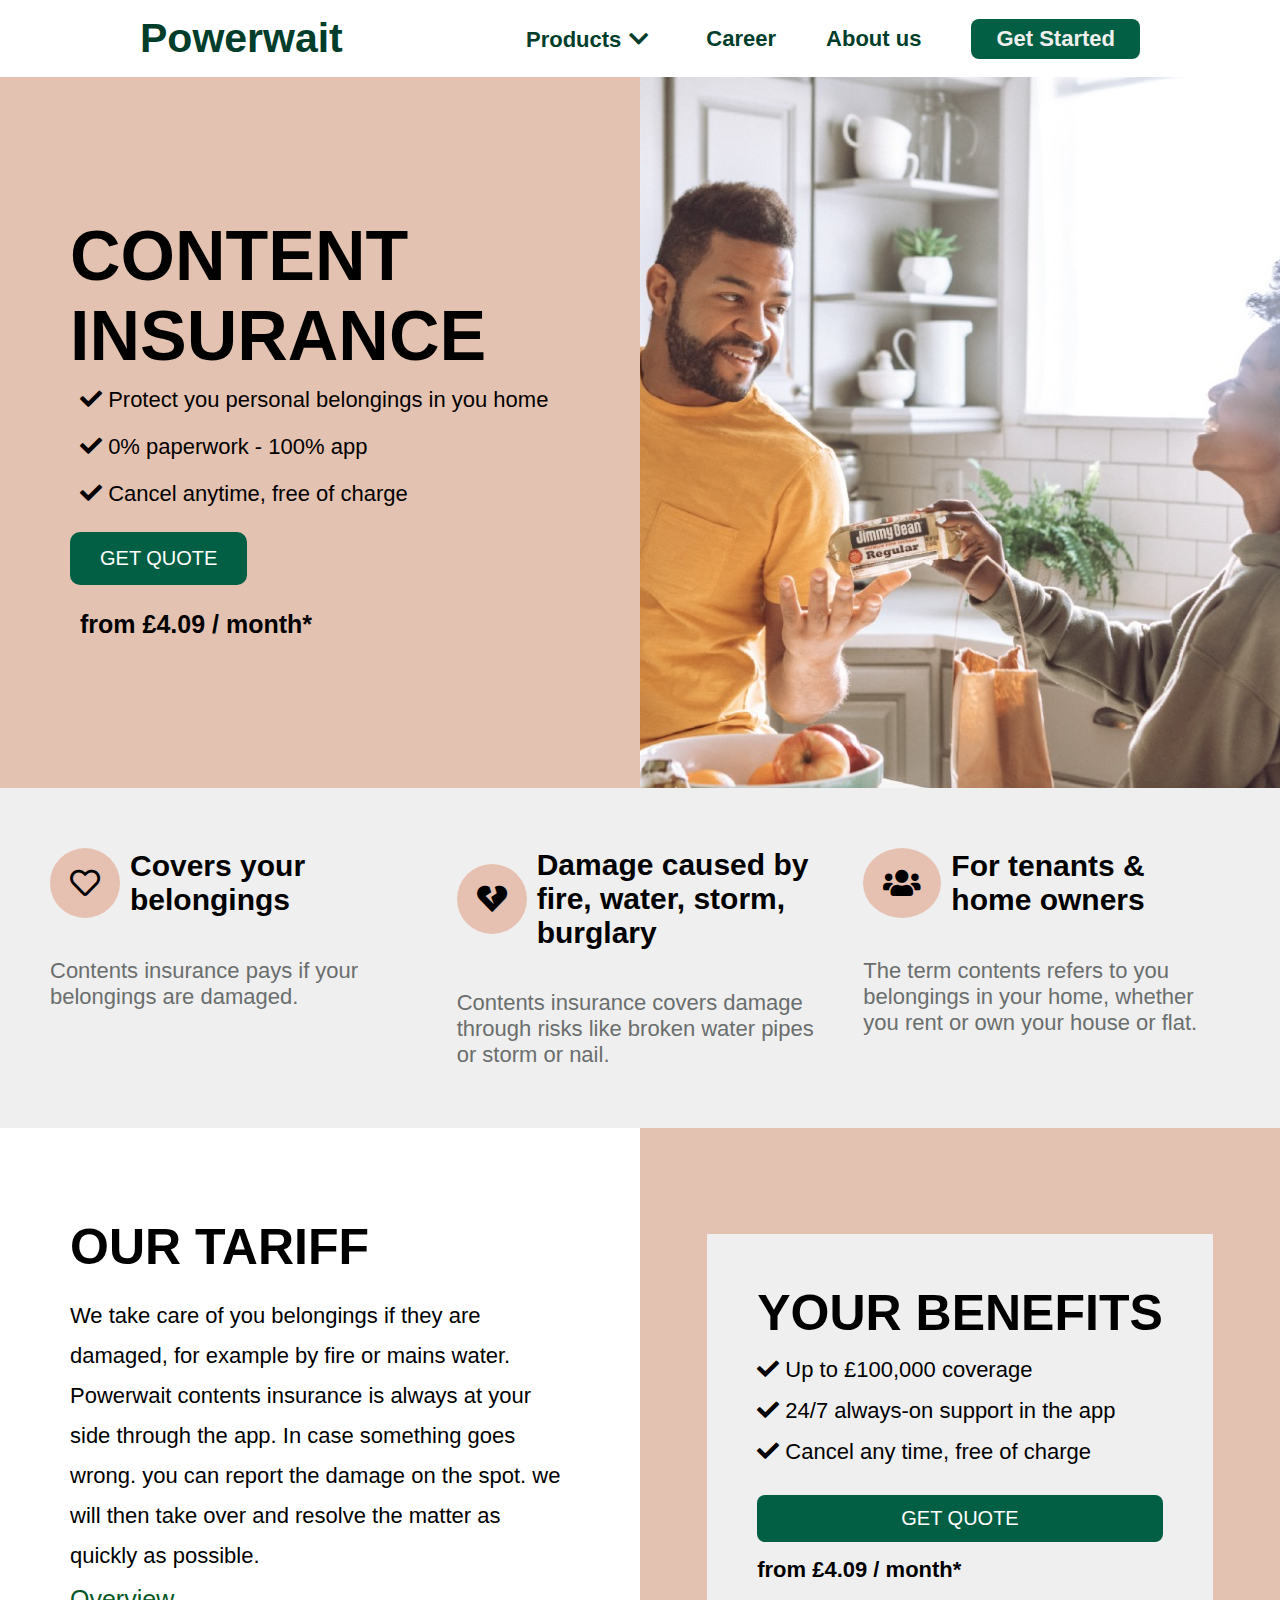
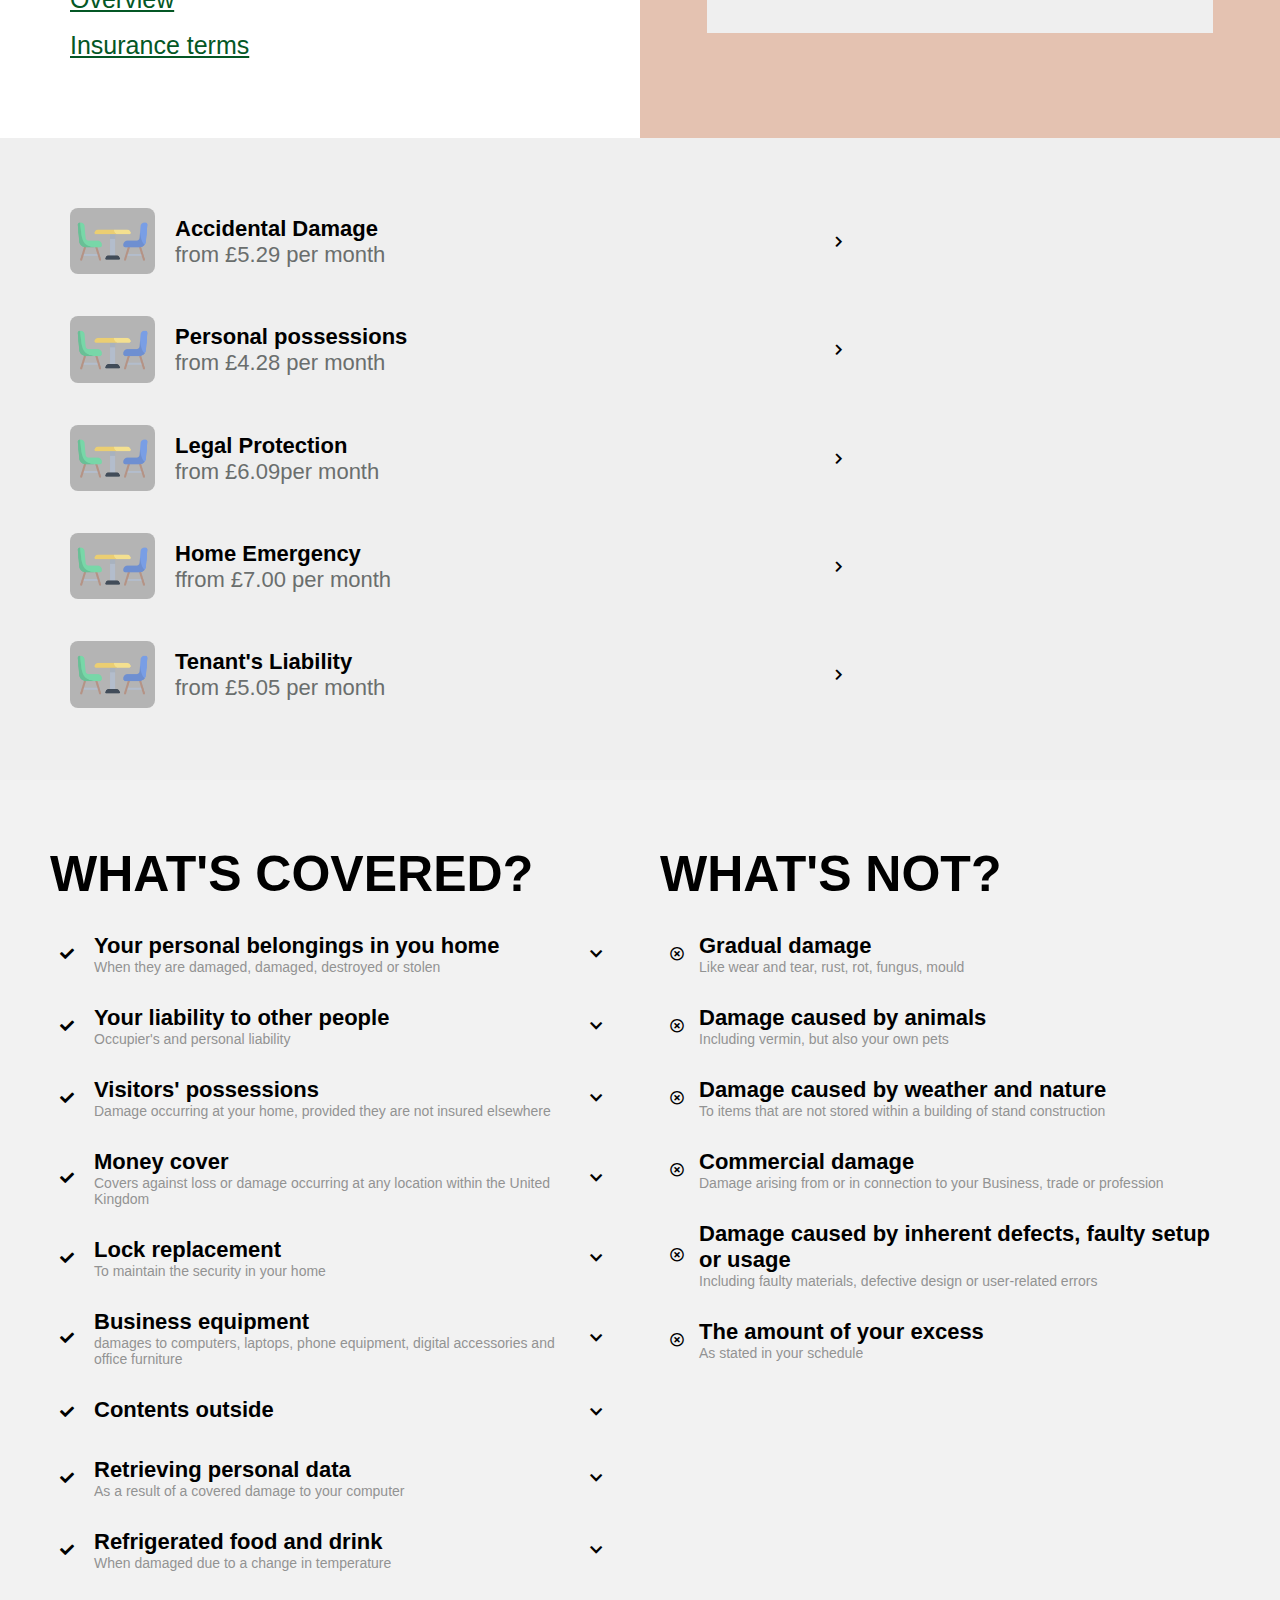
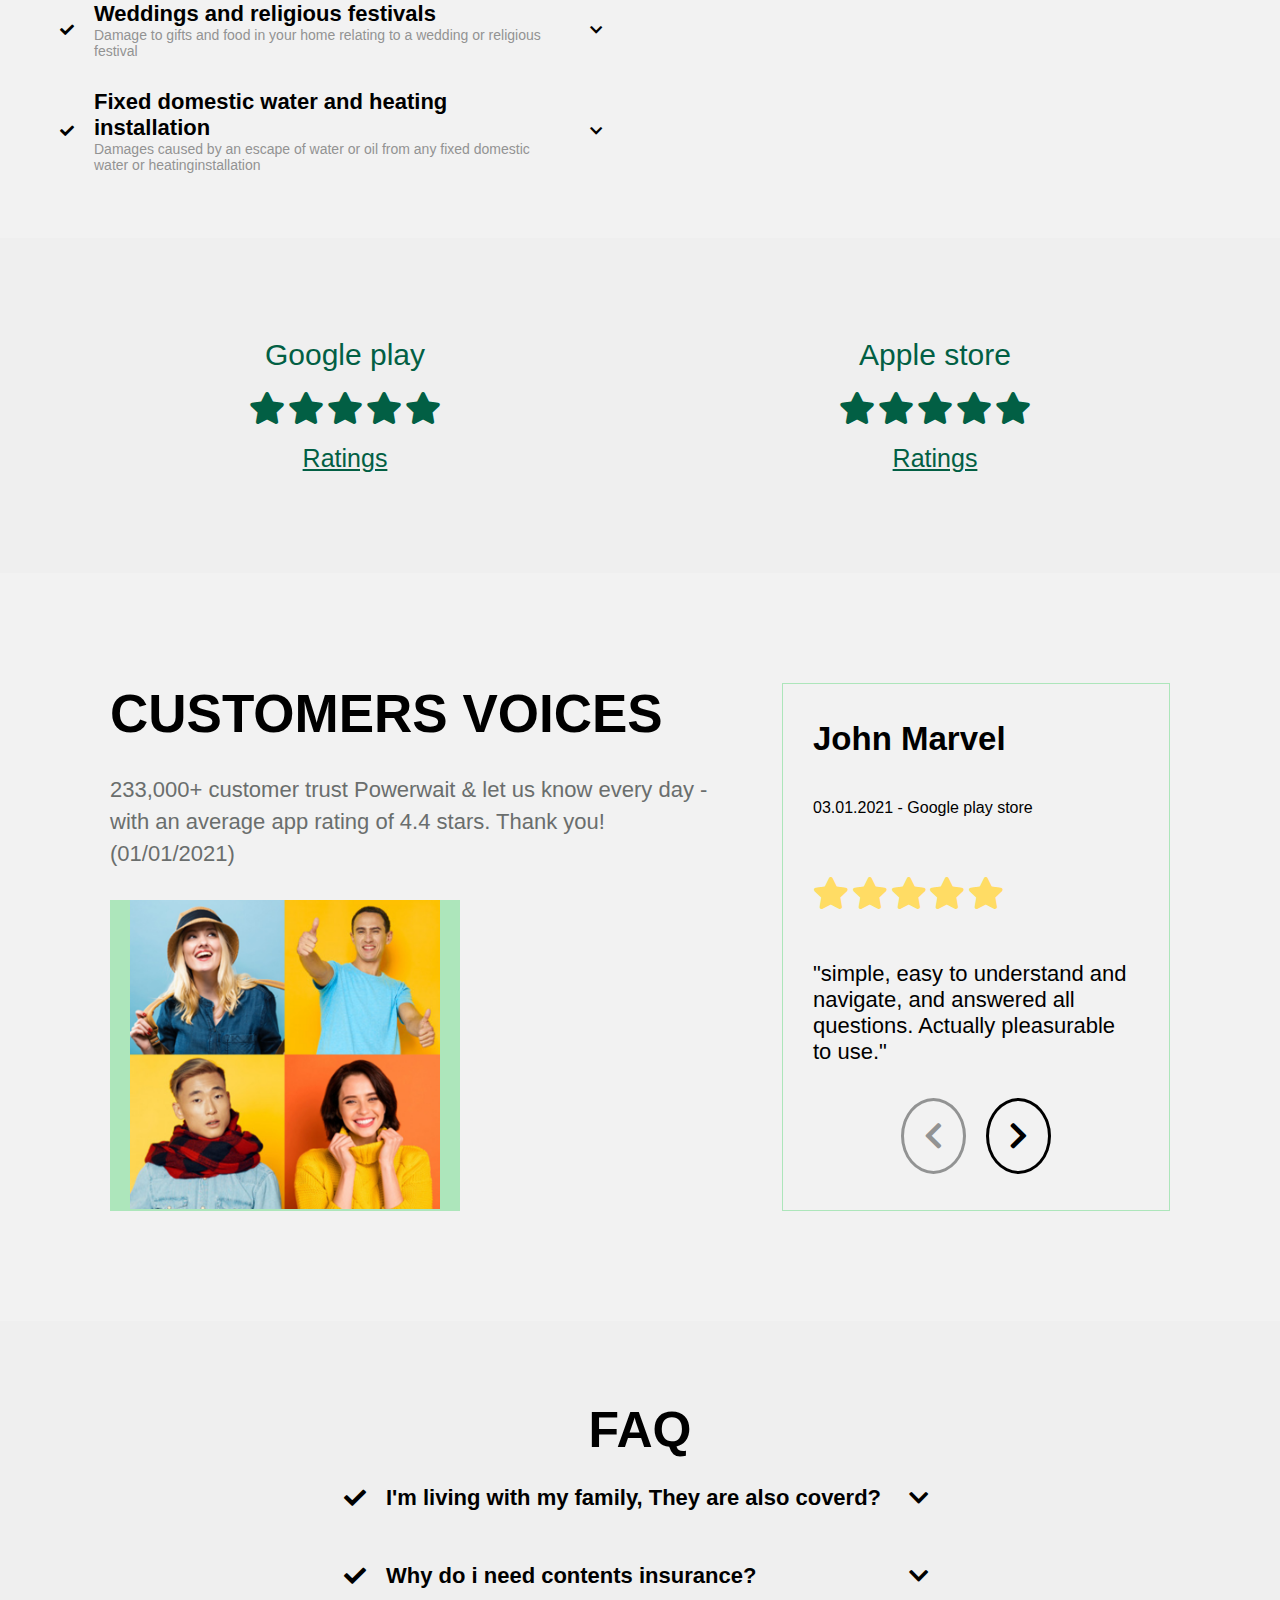
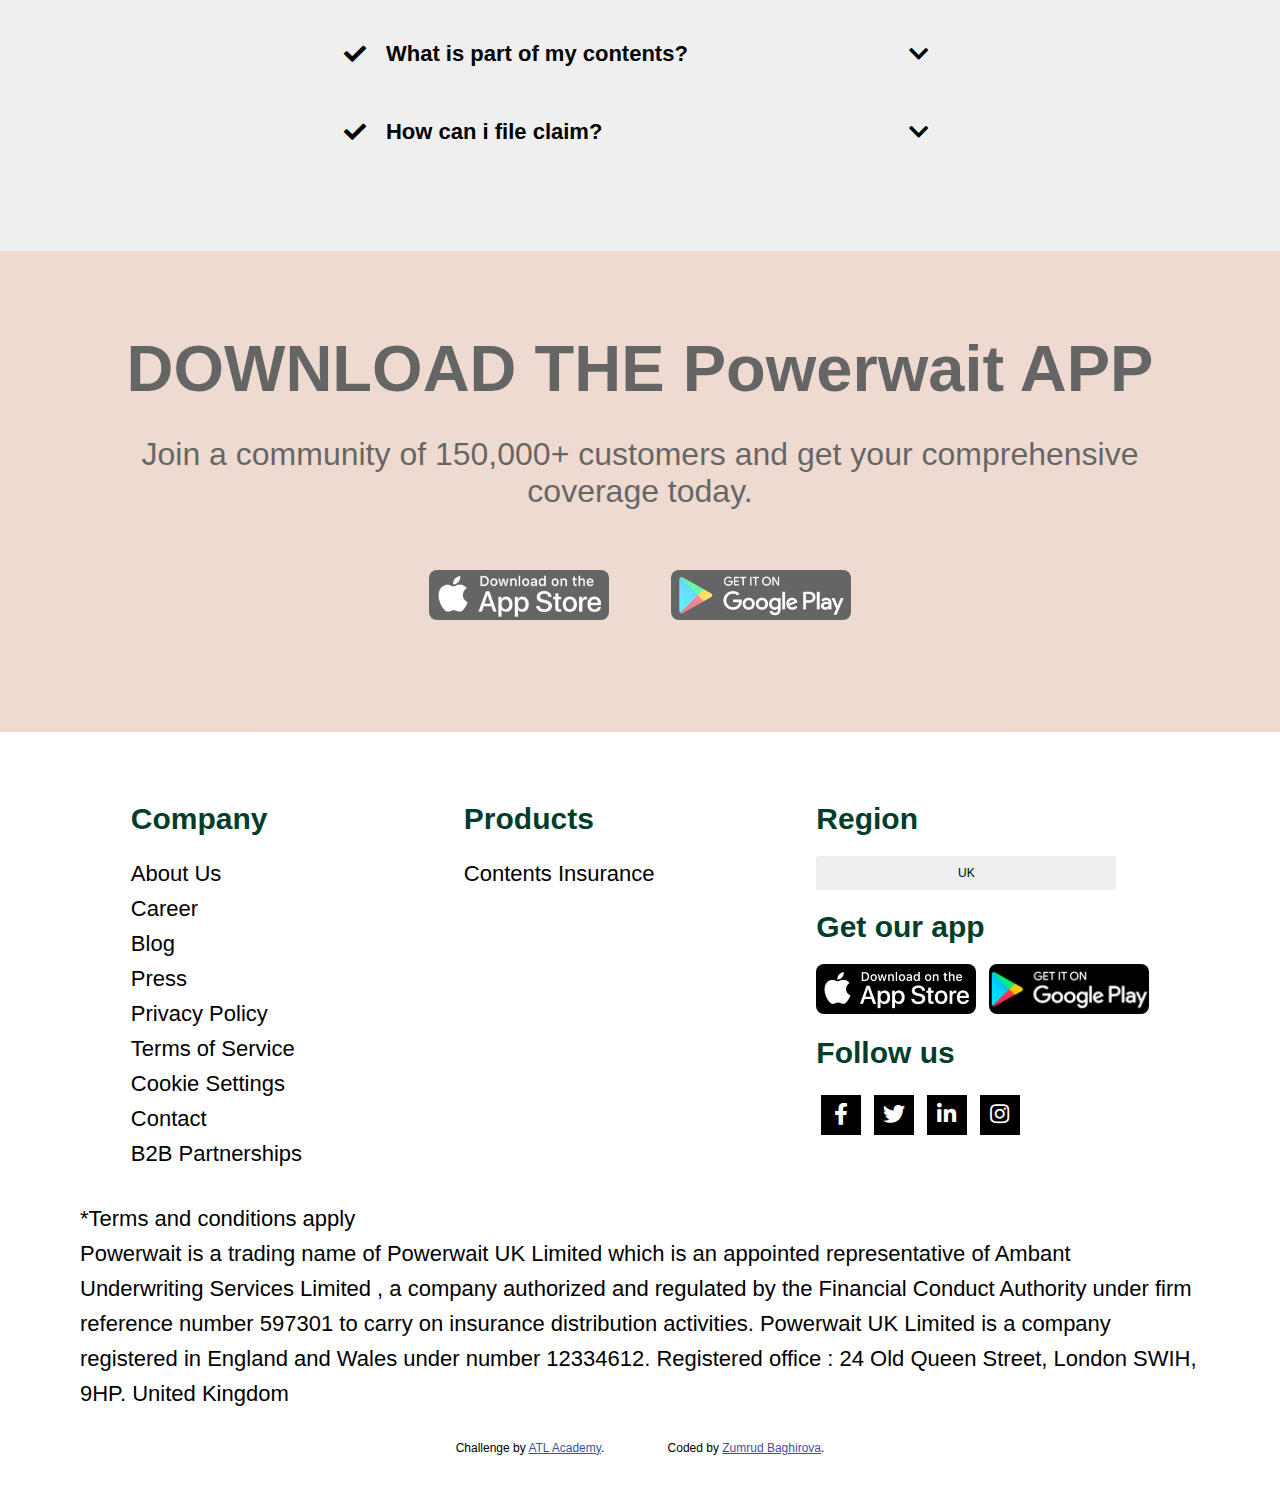
<file: index.html>
<!DOCTYPE html>
<html lang="en">

<head>
  <meta charset="UTF-8" />
  <meta http-equiv="X-UA-Compatible" content="IE=edge" />
  <meta name="viewport" content="width=device-width, initial-scale=1.0" />
  <title>Document</title>
  <link rel="stylesheet" href="https://cdnjs.cloudflare.com/ajax/libs/font-awesome/5.15.3/css/all.min.css" />
  <link rel="stylesheet" href="./assets/style.css" />
</head>

<body>
  <!-- ------- Header -------- -->
  <header class="header">
    <nav class="navbar">
      <a href="#" class="nav-logo">Powerwait</a>
      <ul class="nav-menu">
        <li class="nav-item product-dropdown">
          <a class="nav-link">Products<i class="fas fa-chevron-down"></i></i></a>
          <ul class="dropdown">
            <li><a href="#">Product 1</a></li>
            <li><a href="#">Product 2</a></li>
            <li><a href="#">Product 3</a></li>
          </ul>
        </li>
        <li class="mobile-dropdown">
          <ul>
            <li><a href="#">Product 1</a></li>
            <li><a href="#">Product 2</a></li>
            <li><a href="#">Product 3</a></li>
          </ul>
        </li>
        <li class="nav-item">
          <a href="#" class="nav-link">Career</a>
        </li>
        <li class="nav-item">
          <a href="#" class="nav-link">About us</a>
        </li>
        <li class="nav-item get-started">
          <a href="#" class="nav-link">Get Started</a>
        </li>
      </ul>

      <div class="hamburger">
        <span class="bar"></span>
        <span class="bar"></span>
        <span class="bar"></span>
      </div>
    </nav>
  </header>

  <!-- --------- Hero Section --------- -->
  <section id="hero-section">
    <div class="hero-content">
      <div class="content-container">
        <h1 class="hero-content-header">Content Insurance</h1>
        <ul>
          <li>
            <i class="fas fa-check"></i>
            <span>Protect you personal belongings in you home</span>
          </li>
          <li>
            <i class="fas fa-check"></i>
            <span>0% paperwork - 100% app</span>
          </li>
          <li>
            <i class="fas fa-check"></i>
            <span>Cancel anytime, free of charge</span>
          </li>
        </ul>
        <button>get quote</button>
        <b>from £4.09 / month*</b>
      </div>
    </div>
    <div class="hero-image"></div>
  </section>

  <!-- ------------ Services ------------  -->
  <section id="services-section">
    <div class="service-item">
      <div class="service-item-header">
        <i class="far fa-heart section-icon"></i>
        <div class="service-title">Covers your belongings</div>
      </div>
      <p>Contents insurance pays if your belongings are damaged.</p>
    </div>
    <div class="service-item">
      <div class="service-item-header">
        <i class="fas fa-heart-broken section-icon"></i>
        <div class="service-title">
          Damage caused by fire, water, storm, burglary
        </div>
      </div>
      <p>
        Contents insurance covers damage through risks like broken water pipes
        or storm or nail.
      </p>
    </div>
    <div class="service-item">
      <div class="service-item-header">
        <i class="fas fa-users section-icon"></i>
        <div class="service-title">For tenants & home owners</div>
      </div>
      <p>
        The term contents refers to you belongings in your home, whether you
        rent or own your house or flat.
      </p>
    </div>
  </section>
  <!-- ------------ Tariff ------------ -->
  <section id="tariff-section">
    <div class="tariff-content">
      <div class="tariff-title">Our tariff</div>
      <p>
        We take care of you belongings if they are damaged, for example by
        fire or mains water.
      </p>
      <p>
        Powerwait contents insurance is always at your side through the app.
        In case something goes wrong. you can report the damage on the spot.
        we will then take over and resolve the matter as quickly as possible.
      </p>
      <a href="#">Overview</a>
      <a href="#">Insurance terms</a>
    </div>
    <div class="benefits-content">
      <div class="benefits-container">
        <div class="benefits-title">Your benefits</div>
        <ul>
          <li>
            <i class="fas fa-check"></i>
            <span>Up to £100,000 coverage</span>
          </li>
          <li>
            <i class="fas fa-check"></i>
            <span>24/7 always-on support in the app</span>
          </li>
          <li>
            <i class="fas fa-check"></i>
            <span>Cancel any time, free of charge</span>
          </li>
        </ul>
        <button class="tariff-section-btn">get quote</button>
        <b>from £4.09 / month*</b>
      </div>
    </div>
  </section>

  <!-- ------------- Covers ------------ -->
  <section id="covers-section">
    <div class="covers-wrapper">
      <ul>
        <li>
          <div class="main">
            <div class="left-side-content">
              <div class="img-wrapper">
                <img src="./assets/images/cover.png" alt="" />
              </div>
              <div class="covers-item-content">
                <div class="covers-item-title">Accidental Damage</div>
                <p>from £5.29 per month</p>
              </div>
            </div>
            <div class="right-side-content">
              <i class="fas fa-chevron-right cover-right-icon"></i>
              <i class="fas fa-chevron-down cover-down-icon"></i>
            </div>
          </div>
          <div class="extension">Accidental Damage - your household possessions are covered against costly mishaps, such
            as dropping your laptop at home or spilling red wine on your carpet.</div>
        </li>
        <li>
          <div class="main">
            <div class="left-side-content">
              <div class="img-wrapper">
                <img src="./assets/images/cover.png" alt="" />
              </div>
              <div class="covers-item-content">
                <div class="covers-item-title">Personal possessions</div>
                <p>from £4.28 per month</p>
              </div>
            </div>
            <div class="right-side-content">
              <i class="fas fa-chevron-right cover-right-icon"></i>
              <i class="fas fa-chevron-down cover-down-icon"></i>
            </div>
          </div>
          <div class="extension">Personal Possessions - has you covered if something happens to
            your personal belongings outside of your insured home.</div>
        </li>
        <li>
          <div class="main">
            <div class="left-side-content">
              <div class="img-wrapper">
                <img src="./assets/images/cover.png" alt="" />
              </div>
              <div class="covers-item-content">
                <div class="covers-item-title">Legal Protection</div>
                <p>from £6.09per month</p>
              </div>
            </div>
            <div class="right-side-content">
              <i class="fas fa-chevron-right cover-right-icon"></i>
              <i class="fas fa-chevron-down cover-down-icon"></i>
            </div>
          </div>
          <div class="extension">Legal Protection - make sure you're covered in case you're in a
            legal dispute.</div>
        </li>
        <li>
          <div class="main">
            <div class="left-side-content">
              <div class="img-wrapper">
                <img src="./assets/images/cover.png" alt="" />
              </div>
              <div class="covers-item-content">
                <div class="covers-item-title">Home Emergency</div>
                <p>ffrom £7.00 per month</p>
              </div>
            </div>
            <div class="right-side-content">
              <i class="fas fa-chevron-right cover-right-icon"></i>
              <i class="fas fa-chevron-down cover-down-icon"></i>
            </div>
          </div>
          <div class="extension">Home Emergency-protect your home and get emergency
            assistance for blocked drains, boiler breakdowns and electrical
            failure.</div>
        </li>
        <li>
          <div class="main">
            <div class="left-side-content">
              <div class="img-wrapper">
                <img src="./assets/images/cover.png" alt="" />
              </div>
              <div class="covers-item-content">
                <div class="covers-item-title">Tenant's Liability</div>
                <p>from £5.05 per month</p>
              </div>
            </div>
            <div class="right-side-content">
              <i class="fas fa-chevron-right cover-right-icon"></i>
              <i class="fas fa-chevron-down cover-down-icon"></i>
            </div>
          </div>
          <div class="extension">Tenants Liability - additional cover in the event of any accidental
            damage to your landlord's property.</div>
        </li>
      </ul>
    </div>
  </section>

  <!-- --------------- Specification ------------  -->
  <section id="specification-section">
    <div class="covered-content">
      <div class="covered-content-title">What's covered?</div>
      <ul>
        <li class="covered-content-item">
          <div class="left">
            <i class="fas fa-check"></i>
            <span>
              <p class="covered-content-item-title">Your personal belongings in you home</p>
              <p class="covered-content-item-description">When they are damaged, damaged, destroyed or stolen</p>
            </span>
          </div>
          <i class="fas fa-chevron-down"></i>
        </li>
        <li class="covered-content-item">
          <div class="left">
            <i class="fas fa-check"></i>
            <span>
              <p class="covered-content-item-title">Your liability to other people</p>
              <p class="covered-content-item-description">Occupier's and personal liability</p>
            </span>
          </div>
          <i class="fas fa-chevron-down"></i>
        </li>
        <li class="covered-content-item">
          <div class="left">
            <i class="fas fa-check"></i>
            <span>
              <p class="covered-content-item-title">Visitors' possessions</p>
              <p class="covered-content-item-description">Damage occurring at your home, provided they are not insured
                elsewhere</p>
            </span>
          </div>
          <i class="fas fa-chevron-down"></i>
        </li>
        <li class="covered-content-item">
          <div class="left">
            <i class="fas fa-check"></i>
            <span>
              <p class="covered-content-item-title">Money cover</p>
              <p class="covered-content-item-description">Covers against loss or damage occurring at any location within
                the United Kingdom</p>
            </span>
          </div>
          <i class="fas fa-chevron-down"></i>
        </li>
        <li class="covered-content-item">
          <div class="left">
            <i class="fas fa-check"></i>
            <span>
              <p class="covered-content-item-title">Lock replacement</p>
              <p class="covered-content-item-description">To maintain the security in your home</p>
            </span>
          </div>
          <i class="fas fa-chevron-down"></i>
        </li>
        <li class="covered-content-item">
          <div class="left">
            <i class="fas fa-check"></i>
            <span>
              <p class="covered-content-item-title">Business equipment</p>
              <p class="covered-content-item-description">damages to computers, laptops, phone equipment, digital
                accessories and office furniture</p>
            </span>
          </div>
          <i class="fas fa-chevron-down"></i>
        </li>
        <li class="covered-content-item">
          <div class="left">
            <i class="fas fa-check"></i>
            <span>
              <p class="covered-content-item-title">Contents outside</p>
              <p class="covered-content-item-description"></p>
            </span>
          </div>
          <i class="fas fa-chevron-down"></i>
        </li>
        <li class="covered-content-item">
          <div class="left">
            <i class="fas fa-check"></i>
            <span>
              <p class="covered-content-item-title">Retrieving personal data</p>
              <p class="covered-content-item-description">As a result of a covered damage to your computer </p>
            </span>
          </div>
          <i class="fas fa-chevron-down"></i>
        </li>
        <li class="covered-content-item">
          <div class="left">
            <i class="fas fa-check"></i>
            <span>
              <p class="covered-content-item-title">Refrigerated food and drink</p>
              <p class="covered-content-item-description">When damaged due to a change in temperature</p>
            </span>
          </div>
          <i class="fas fa-chevron-down"></i>
        </li>
        <li class="covered-content-item">
          <div class="left">
            <i class="fas fa-check"></i>
            <span>
              <p class="covered-content-item-title">Weddings and religious festivals</p>
              <p class="covered-content-item-description">Damage to gifts and food in your home relating to a wedding or
                religious festival</p>
            </span>
          </div>
          <i class="fas fa-chevron-down"></i>
        </li>
        <li class="covered-content-item">
          <div class="left">
            <i class="fas fa-check"></i>
            <span>
              <p class="covered-content-item-title">Fixed domestic water and heating installation</p>
              <p class="covered-content-item-description">Damages caused by an escape of water or oil from any fixed
                domestic water or heatinginstallation</p>
            </span>
          </div>
          <i class="fas fa-chevron-down"></i>
        </li>
      </ul>

    </div>
    <div class="not-covered-content">
      <div class="not-covered-content-title">What's not?</div>
      <ul>
        <li class="not-covered-content-item">
          <i class="far fa-times-circle"></i>
          <span>
            <p class="covered-content-item-title">Gradual damage</p>
            <p class="covered-content-item-description">Like wear and tear, rust, rot, fungus, mould</p>
          </span>
        </li>
        <li class="not-covered-content-item">
          <i class="far fa-times-circle"></i>
          <span>
            <p class="covered-content-item-title">Damage caused by animals</p>
            <p class="covered-content-item-description">Including vermin, but also your own pets</p>
          </span>
        </li>
        <li class="not-covered-content-item">
          <i class="far fa-times-circle"></i>
          <span>
            <p class="covered-content-item-title">Damage caused by weather and nature</p>
            <p class="covered-content-item-description">To items that are not stored within a building of stand
              construction</p>
          </span>
        </li>
        <li class="not-covered-content-item">
          <i class="far fa-times-circle"></i>
          <span>
            <p class="covered-content-item-title">Commercial damage</p>
            <p class="covered-content-item-description">Damage arising from or in connection to your Business, trade or
              profession</p>
          </span>
        </li>
        <li class="not-covered-content-item">
          <i class="far fa-times-circle"></i>
          <span>
            <p class="covered-content-item-title">Damage caused by inherent defects, faulty setup or usage</p>
            <p class="covered-content-item-description">Including faulty materials, defective design or user-related
              errors</p>
          </span>
        </li>
        <li class="not-covered-content-item">
          <i class="far fa-times-circle"></i>
          <span>
            <p class="covered-content-item-title">The amount of your excess</p>
            <p class="covered-content-item-description">As stated in your schedule</p>
          </span>
        </li>
      </ul>
    </div>
  </section>

  <!-- -------- Rating --------  -->
  <section id="rating-section">
    <div class="rating-container">
      <div class="rating-content">
        <div class="rating-title">Google play</div>
        <div class="stars">
          <i class="fas fa-star"></i>
          <i class="fas fa-star"></i>
          <i class="fas fa-star"></i>
          <i class="fas fa-star"></i>
          <i class="fas fa-star"></i>
        </div>
        <a href="#">Ratings</a>
      </div>
    </div>
    <div class="rating-container">
      <div class="rating-content">
        <div class="rating-title">Apple store</div>
        <div class="stars">
          <i class="fas fa-star"></i>
          <i class="fas fa-star"></i>
          <i class="fas fa-star"></i>
          <i class="fas fa-star"></i>
          <i class="fas fa-star"></i>
        </div>
        <a href="#">Ratings</a>
      </div>
    </div>
  </section>

  <!-- ---------- Customers Voice --------- -->
  <section id="customers-voice-section">
    <div class="left-side-container">
      <div class="customers-voice-left-title">Customers Voices</div>
      <p>233,000+ customer trust Powerwait & let us know every day - with an
        average app rating of 4.4 stars. Thank you! (01/01/2021)</p>
      <div class="customers-img-wrapper">
        <img src="./assets/images/customer.png" alt="">
      </div>
    </div>
    <div class="right-side-container">
      <div class="border-div">
        <div class="customers-voice-right-title">John Marvel</div>
        <small>03.01.2021 - Google play store</small>
        <div class="customer-stars">
          <i class="fas fa-star"></i>
          <i class="fas fa-star"></i>
          <i class="fas fa-star"></i>
          <i class="fas fa-star"></i>
          <i class="fas fa-star"></i>
        </div>
        <p>"simple, easy to understand and navigate,
          and answered all questions. Actually
          pleasurable to use."</p>
        <div class="button-wrapper">
          <i class="fas fa-chevron-left customer-left-icon"></i>
          <i class="fas fa-chevron-right customer-right-icon"></i>
        </div>
      </div>
    </div>
  </section>

  <!-- ---------- FAQ -------- -->
  <section id="faq-section">
    <div class="faq-content">
      <div class="faq-section-title">faq</div>
      <ul>
        <li class="faq-ul-item">
          <div class="left-part">
            <i class="fas fa-check"></i>
            <p>I'm living with my family, They are also coverd?</p>
          </div>
          <i class="fas fa-chevron-down"></i>
        </li>
        <li class="faq-ul-item">
          <div class="left-part">
            <i class="fas fa-check"></i>
            <p>Why do i need contents insurance?</p>
          </div>
          <i class="fas fa-chevron-down"></i>
        </li>
        <li class="faq-ul-item">
          <div class="left-part">
            <i class="fas fa-check"></i>
            <p>What is part of my contents?</p>
          </div>
          <i class="fas fa-chevron-down"></i>
        </li>
        <li class="faq-ul-item">
          <div class="left-part">
            <i class="fas fa-check"></i>
            <p>How can i file claim?</p>
          </div>
          <i class="fas fa-chevron-down"></i>
        </li>
      </ul>
    </div>
  </section>

  <!-- ------- Download ----------  -->
  <section id="download-section">
    <div class="download-content">
      <div class="download-section-title">DOWNLOAD THE Powerwait APP</div>
      <p>Join a community of 150,000+ customers and get your comprehensive coverage today.</p>
      <div class="img-btn-container">
        <div class="img-btn app-store"></div>
        <div class="img-btn google-play"></div>
      </div>
    </div>
  </section>

  <!-- ---------- Footer -------- -->
  <footer>
    <div class="footer-row">
      <div class="footer-item">
        <div class="footer-item-title">Company</div>
        <ul>
          <li>
            <a href="#">About Us</a>
          </li>
          <li>
            <a href="#">Career</a>
          </li>
          <li>
            <a href="#">Blog</a>
          </li>
          <li>
            <a href="#">Press</a>
          </li>
          <li>
            <a href="#">Privacy Policy</a>
          </li>
          <li>
            <a href="#">Terms of Service</a>
          </li>
          <li>
            <a href="#">Cookie Settings</a>
          </li>
          <li>
            <a href="#">Contact</a>
          </li>
          <li>
            <a href="#">B2B Partnerships</a>
          </li>
        </ul>
      </div>
      <div class="footer-item">
        <div class="footer-item-title">Products</div>
        <ul>
          <li>
            <a href="#">Contents Insurance</a>
          </li>
        </ul>
      </div>
      <div class="footer-item">
        <ul>
          <li>
              <div class="footer-item-title">Region</div>
              <div class="list-choice">
                <div class="list-choice-title">UK </div>
                <div class="list-choice-objects">
                  <label>
                    <input type="radio" name="aze"/>                         <span>Aze</span>
                  </label>
                  <label>
                    <input type="radio" name="tr"/>                         <span>Tr</span>
                  </label>
                  <label>
                    <input type="radio" name="ru"/>                         <span>Ru</span>
                  </label>
                </div>
              </div>
          </li>
          <li>
            <div class="footer-item-title">Get our app</div>
            <div class="img-btn-container">
              <div class="footer-img-btn footer-app-store"></div>
              <div class="footer-img-btn footer-google-play"></div>
            </div>
          </li>
          <li>
            <div class="footer-item-title">Follow us</div>
            <a href=""><i class="fab fa-facebook-f"></i></a>
            <a href=""><i class="fab fa-twitter"></i></a>
            <a href=""><i class="fab fa-linkedin-in"></i></a>
            <a href=""><i class="fab fa-instagram"></i></a>
          </li>
        </ul>
      </div>
    </div>
    <div class="extra">
      <p class="footer-extra-title">*Terms and conditions apply</p>
      <p class="footer-extra-description">Powerwait is a trading name of Powerwait UK Limited which is an appointed
        representative of Ambant Underwriting
        Services Limited , a company
        authorized and regulated by the Financial Conduct Authority under firm reference number 597301 to carry on
        insurance distribution activities.
        Powerwait UK Limited is a company registered in England and Wales under number 12334612. Registered office : 24
        Old Queen Street, London SWIH,
        9HP. United Kingdom</p>
    </div>
    <div class="attribution">
      <span>
        Challenge by
        <a href="https://atlacademy.az/az" target="_blank">ATL Academy</a>.
      </span>
      <span>
        Coded by
        <a href="https://github.com/ZuuZaa/powerpoint" target="_blank">Zumrud Baghirova</a>.
      </span>
    </div>
  </footer>





  <script src="./assets/script.js"></script>
</body>

</html>
</file>
<file: assets/style.css>
:root {
  --dark_green: #003d2b;
  --green_dark: #045725;
  --green: #025f44;
  --light_green: #ade6bb;
  --yellow: #ffdc64;
  --dark_gray: #333333;
  --grey: #6a6e6d;
  --light_gray: #929393;
  --beige: #e4c2b1;
  --light_beige: #e6c1b2;
  --light: #efefef;
  --whitesmoke: #f2f2f2;
}

* {
  margin: 0;
  padding: 0;
  box-sizing: border-box;
}

html {
  font-size: 62.5%;
  font-family: sans-serif;
}
ul {
  list-style: none;
}
/* ------ Header -------- */
.navbar {
  display: flex;
  justify-content: space-between;
  align-items: center;
  padding: 1.5rem 14rem;
}
.navbar a {
  text-decoration: none;
}
/* ----- logo ----- */
.nav-logo {
  font-size: 4.1rem;
  font-weight: 700;
  color: var(--dark_green);
}
.nav-logo:hover {
  color: var(--green);
}
/* ------ navigator ------ */
.nav-menu {
  display: flex;
  justify-content: space-between;
  align-items: center;
  background-color: white;
}
.nav-item {
  list-style: none;
  margin-left: 5rem;
}

.nav-link {
  font-size: 2.2rem;
  font-weight: 600;
  color: var(--dark_green);
}
.nav-link:hover {
  color: var(--green);
}
/* --------- dropdown menu --------- */
.fa-chevron-down {
  padding: 0.8rem;
}
.product-dropdown {
  position: relative;
}
.mobile-dropdown {
  display: none;
}
.dropdown {
  visibility: hidden;
  opacity: 0;
  position: absolute;
  transition: all 0.5s ease;
  margin-top: 0;
  left: -1rem;
  display: none;
  background-color: white;
}
.product-dropdown:hover > .dropdown,
.dropdown:hover {
  visibility: visible;
  opacity: 1;
  display: block;
}
.dropdown li {
  clear: both;
  width: 18rem;
  padding: 1rem 2rem;
}
.dropdown li:hover {
  background-color: var(--light);
  color: var(--green);
}
.dropdown a {
  font-size: 2rem;
  font-weight: 400;
  color: var(--green);
}
.get-started {
  background-color: var(--green);
  border-radius: 0.8rem;
  padding: 0.7rem 2.5rem;
}
.get-started a {
  color: var(--light);
}
.get-started:hover {
  background-color: var(--light);
}
.get-started:hover > a {
  color: var(--dark_green);
}
/* ------- hamburger menu ------ */
.hamburger {
  display: none;
}
.bar {
  display: block;
  width: 25px;
  height: 3px;
  margin: 5px auto;
  -webkit-transition: all 0.3s ease-in-out;
  transition: all 0.3s ease-in-out;
  background-color: var(--dark_green);
}

@media only screen and (max-width: 1200px) {
  .navbar {
    padding: 1.5rem 2rem;
  }
  .nav-menu {
    position: fixed;
    left: -100%;
    top: 5rem;
    flex-direction: column;
    width: 100%;
    text-align: center;
    transition: 0.3s;
    box-shadow: 0 10px 27px rgba(0, 0, 0, 0.05);
  }
  .nav-menu.active {
    left: 0;
    top: 7rem;
  }
  .nav-item {
    margin: 0;
    padding: 2.5rem 0;
    width: 100%;
  }
  .nav-item:hover {
    background-color: var(--light);
  }
  .dropdown a {
    font-size: 2rem;
    font-weight: 400;
  }
  .product-dropdown:hover > .dropdown,
  .dropdown:hover {
    display: none;
  }
  .product-dropdown:hover ~ .mobile-dropdown,
  .mobile-dropdown:hover {
    display: block;
  }

  .mobile-dropdown ul {
    width: 100vw;
  }
  .mobile-dropdown ul li {
    padding: 1.2rem;
  }
  .mobile-dropdown ul li:hover {
    background-color: var(--light);
  }
  .mobile-dropdown a {
    color: var(--dark_green);
    font-size: 2rem;
    font-weight: 400;
  }
  .mobile-dropdown ul li:hover > a {
    color: var(--green);
  }

  .get-started {
    background-color: white;
    border-radius: 0%;
  }
  .get-started a {
    color: var(--green);
  }
  .get-started:hover {
    background-color: var(--green);
  }
  .get-started:hover > a {
    color: white;
  }
  .hamburger {
    display: block;
    cursor: pointer;
  }
  .hamburger.active .bar:nth-child(2) {
    opacity: 0;
  }
  .hamburger.active .bar:nth-child(1) {
    transform: translateY(8px) rotate(45deg);
  }
  .hamburger.active .bar:nth-child(3) {
    transform: translateY(-8px) rotate(-45deg);
  }
}
/* ---------- Hero Section ----------- */

#hero-section {
  display: flex;
  height: 71.1rem;
}
.hero-content {
  background-color: var(--beige);
  flex-basis: 50%;
  display: flex;
  justify-content: center;
  align-items: center;
}
.content-container {
  padding: 3rem;
  width: 56rem;
}
.hero-content-header {
  font-size: 7rem;
  font-weight: 700;
  word-wrap: break-word;
  text-transform: uppercase;
}

.content-container ul li {
  font-weight: 500;
  font-size: 2.2rem;
  line-height: 2.7rem;
  padding: 1rem;
}
.content-container button {
  font-size: 2rem;
  font-weight: 500;
  text-transform: uppercase;
  color: white;
  background-color: var(--green);
  padding: 1.5rem 3rem;
  margin: 1.5rem 0;
  border: none;
  border-radius: 1rem;
}
.content-container button:hover {
  color: var(--light);
  background-color: var(--grey);
}
.content-container b {
  display: block;
  font-size: 2.5rem;
  margin: 1rem;
}
.hero-image {
  flex-basis: 50%;
  background-image: url("./images/hero.png");
  background-repeat: no-repeat;
  background-position: center;
  background-size: cover;
}
@media (max-width: 1200px) {
  .hero-content {
    flex-basis: 100%;
  }
  .hero-image {
    flex-basis: 0;
  }
}

/* --------- Servises ------------ */

#services-section {
  background-color: var(--light);
  display: flex;
  justify-content: space-around;
  padding: 2rem 3rem;
}
.service-item {
  width: 49rem;
  padding: 2rem;
}
.service-item-header {
  font-weight: 600;
  font-size: 3rem;
  display: flex;
  align-items: center;
  padding: 2rem 0;
}
.section-icon {
  background-color: var(--light_beige);
  padding: 2rem;
  border-radius: 50%;
  margin-right: 1rem;
}
.service-title {
  word-wrap: break-word;
}
.service-item p {
  font-size: 2.2rem;
  font-weight: 400;
  color: var(--grey);
  padding: 2rem 0;
}

@media (max-width: 1200px) {
  #services-section {
    flex-direction: column;
    align-items: center;
  }
}

/* --------- Tariff ---------  */
#tariff-section {
  display: flex;
}
.tariff-content {
  flex-basis: 50%;
  padding: 7rem;
  display: flex;
  flex-direction: column;
}
.tariff-title {
  font-size: 5rem;
  font-weight: 700;
  padding: 2rem 0;
  text-transform: uppercase;
}
.tariff-content p {
  font-size: 2.2rem;
  font-weight: 500;
  line-height: 4rem;
}
.tariff-content a {
  font-size: 2.5rem;
  line-height: 3rem;
  color: var(--green_dark);
  padding: 0.8rem 0;
}
.tariff-content a:hover {
  color: var(--grey);
}
.benefits-content {
  flex-basis: 50%;
  display: flex;
  justify-content: center;
  align-items: center;
  background-color: var(--beige);
}
.benefits-container {
  background-color: var(--light);
  margin: 5rem;
  padding: 5rem;
}
.benefits-title {
  font-size: 5rem;
  font-weight: 700;
  text-transform: uppercase;
}
.benefits-container ul li {
  font-size: 2.2rem;
  font-weight: 500;
  margin: 1.5rem 0;
}
.tariff-section-btn {
  width: 100%;
  background-color: var(--green);
  color: white;
  font-size: 2rem;
  font-weight: 500;
  padding: 1.2rem;
  margin: 1.5rem 0;
  border: none;
  border-radius: 0.8rem;
  text-transform: uppercase;
}
.tariff-section-btn:hover {
  color: var(--light);
  background-color: var(--grey);
}
.benefits-container b {
  font-size: 2.2rem;
  margin: 1.5rem 0;
}

@media (max-width: 1200px) {
  #tariff-section {
    flex-direction: column;
  }
}

/* ------- Covers ---------  */
#covers-section {
  background-color: var(--light);
  padding: 5rem;
}
.covers-wrapper ul li {
  display: flex;
  align-items: center;
  position: relative;
  border-radius: 0.8rem;
}
.covers-wrapper ul li:hover {
  background-color: white;
}
.main {
  flex-basis: 70%;
  display: flex;
  align-items: center;
}
.left-side-content {
  flex-basis: 95%;
  display: flex;
  align-items: center;
}
.img-wrapper {
  width: 8.5rem;
  margin: 2rem;
}
.img-wrapper img {
  width: 100%;
  border-radius: 0.8rem;
}
.covers-item-title {
  font-size: 2.2rem;
  font-weight: 600;
}
.covers-item-content p {
  font-size: 2.2rem;
  font-weight: 500;
  color: var(--grey);
}
.right-side-content {
  flex-basis: 5%;
}
.right-side-content i {
  font-size: 1.2rem;
}
.cover-down-icon {
  display: none;
}
.extension {
  display: none;
  font-size: 2.2rem;
  font-weight: 500;
  color: var(--dark_grey);
  padding: 2.5rem;
  line-height: 3.5rem;
  text-align: center;
}
.covers-wrapper ul li:hover > .main {
  flex: 50%;
}
.covers-wrapper ul li:hover > .extension {
  display: block;
  flex: 50%;
}
@media (max-width: 1200px) {
  .covers-wrapper ul li {
    flex-direction: column;
  }
  .main {
    width: 100%;
  }
  .cover-down-icon {
    display: block;
  }
  .cover-right-icon {
    display: none;
  }
}

/* ------------ Specification --------- */
#specification-section {
  display: flex;
  padding: 5rem;
  background-color: var(--whitesmoke);
}
.covered-content {
  flex-basis: 50%;
  margin-right: 2rem;
}
.not-covered-content {
  flex-basis: 50%;
  margin-left: 2rem;
}
.covered-content-item {
  display: flex;
  justify-content: space-between;
  border-radius: 0.8rem;
  padding: 1.5rem 1rem;
}
.covered-content-item:hover,
.not-covered-content-item:hover {
  background-color: white;
}
.covered-content-item .left {
  display: flex;
}
.left span {
  margin: 0 2rem;
}
.covered-content-item i {
  align-self: center;
  font-size: 1.4rem;
}
.covered-content-title,
.not-covered-content-title {
  font-size: 5rem;
  font-weight: 700;
  margin: 1.5rem 0;
  text-transform: uppercase;
}
.covered-content-item-title {
  font-size: 2.2rem;
  font-weight: 600;
}
.covered-content-item-description {
  font-size: 1.4rem;
  font-weight: 500;
  color: var(--light_gray);
}
.not-covered-content-item {
  display: flex;
  border-radius: 0.8rem;
  padding: 1.5rem 1rem;
}
.not-covered-content-item i {
  font-size: 1.4rem;
  font-weight: 400;
  margin-right: 1.5rem;
  align-self: center;
}
@media (max-width: 1200px) {
  #specification-section {
    flex-direction: column;
  }
}
/* ------ Rating ------ */
#rating-section {
  display: flex;
  padding: 5rem;
  background-color: var(--light);
  color: var(--green);
}
.rating-container {
  padding: 5rem;
  flex-basis: 50%;
  display: flex;
  justify-content: center;
  align-items: center;
  text-align: center;
}
.rating-container a {
  color: var(--green);
  font-size: 2.5rem;
  font-weight: normal;
}
.rating-container a:hover {
  color: var(--grey);
}
.rating-title {
  font-size: 3rem;
  font-weight: 500;
}
.stars {
  margin: 2rem 0;
}
.stars i {
  font-size: 3.2rem;
}
@media (max-width: 1200px) {
  #rating-section {
    flex-direction: column;
  }
}

/* -------- Customer Voices -------- */
#customers-voice-section {
  display: flex;
  padding: 8rem;
  background-color: var(--whitesmoke);
}
.left-side-container {
  flex-basis: 60%;
  padding: 3rem;
}
.customers-voice-left-title {
  font-size: 5.3rem;
  font-weight: 700;
  text-transform: uppercase;
}
.left-side-container p {
  font-size: 2.2rem;
  font-weight: 500;
  line-height: 3.2rem;
  word-wrap: break-word;
  color: var(--grey);
  margin: 3rem 0;
}
.customers-img-wrapper {
  width: 35rem;
  background-color: var(--light_green);
  padding: 0 2rem;
}
.customers-img-wrapper img {
  width: 100%;
}
.right-side-container {
  flex-basis: 40%;
  display: flex;
  justify-content: center;
  align-items: center;
  padding: 3rem;
}
.border-div {
  border: 1px solid var(--light_green);
  padding: 2rem 3rem;
  height: 100%;
  display: flex;
  flex-direction: column;
  justify-content: space-around;
}
.customers-voice-right-title {
  font-size: 3.3rem;
  font-weight: 700;
}
.border-div small {
  font-size: 1.6rem;
  font-weight: 500;
  line-height: 3.5rem;
}
.customer-stars i {
  color: var(--yellow);
  font-size: 3.2rem;
  margin: 2rem 0;
}
.border-div p {
  font-size: 2.2rem;
  font-weight: 400;
}
.button-wrapper {
  display: flex;
  justify-content: center;
}
.button-wrapper i {
  font-size: 3rem;
  border-radius: 50%;
  padding: 2rem;
  margin: 0 1rem;
}
.customer-left-icon {
  color: var(--light_gray);
  border: 0.3rem solid var(--light_gray);
}
.customer-right-icon {
  border: 0.3rem solid black;
}
@media (max-width: 1200px) {
  #customers-voice-section {
    flex-direction: column;
  }
}

/* -------- FAQ -------- */
#faq-section {
  background-color: var(--light);
  display: flex;
  justify-content: center;
  align-items: center;
  padding: 5rem;
}
.faq-content {
  padding: 3rem;
}
.faq-section-title {
  font-size: 5rem;
  font-weight: 700;
  text-align: center;
  text-transform: uppercase;
}
.faq-content ul li {
  display: flex;
  justify-content: space-between;
  font-size: 2.2rem;
  font-weight: 600;
  border-radius: 0.8rem;
  padding: 2rem;
}
.faq-content ul li:hover {
  background-color: white;
}
.faq-content ul li .left-part {
  display: flex;
  align-items: center;
}
.faq-content i {
  margin: 0 2rem;
}

/* ------- Download ------  */
#download-section {
  background-color: var(--beige);
  display: flex;
  justify-content: center;
  align-items: center;
  opacity: 0.6;
}
.download-content {
  padding: 8rem;
  text-align: center;
}
.download-section-title {
  font-size: 6.5rem;
  font-weight: 700;
}
.download-content p {
  font-size: 3.2rem;
  font-weight: 500;
  margin: 3rem 0;
}
.img-btn {
  display: inline-block;
  width: 18rem;
  height: 5rem;
  margin: 3rem;
  border-radius: 0.8rem;
}
.app-store {
  background-image: url("./images/app_store.png");
  background-size: cover;
  background-position: center;
  background-repeat: no-repeat;
}
.google-play {
  background-image: url("./images/google.png");
  background-size: cover;
  background-position: center;
  background-repeat: no-repeat;
}
/* ------- Footer ------ */
footer {
  padding: 5rem;
}

.footer-row {
  display: flex;
  justify-content: space-around;
}
@media (max-width: 1200px) {
  .footer-row {
    flex-direction: column;
  }
}
.footer-item-title {
  font-size: 3rem;
  font-weight: 700;
  margin: 2rem 0;
  color: var(--dark_green);
}
footer ul li a {
  font-size: 2.2rem;
  line-height: 3.5rem;
  font-weight: 500;
  color: black;
  text-decoration: none;
}
.footer-img-btn {
  display: inline-block;
  width: 16rem;
  height: 5rem;
  border-radius: 0.8rem;
}
.footer-img-btn:hover {
  opacity: 0.6;
}
.footer-app-store {
  background-image: url("./images/app_store.png");
  background-size: cover;
  background-position: center;
  background-repeat: no-repeat;
  margin-right: 1rem;
}
.footer-google-play {
  background-image: url("./images/google.png");
  background-size: cover;
  background-position: center;
  background-repeat: no-repeat;
}
footer ul li i {
  text-align: center;
  font-size: 2.2rem;
  color: white;
  width: 4rem;
  height: 4rem;
  padding-top: 0.8rem;
  margin: 0.5rem;
  background-color: black;
  text-decoration: none;
}
footer ul li i:hover {
  color: black;
  background-color: white;
}
footer .extra {
  padding: 3rem;
  font-size: 2.2rem;
  line-height: 3.5rem;
}
footer .footer-extra-title {
  font-weight: 500;
}
.footer-extra-description {
  font-weight: 400;
}

@media (max-width: 767px) {
  footer .attribution span {
    display: block;
  }
}
footer .attribution {
  font-size: 1.2rem;
  text-align: center;
  padding: 0 5rem;
}
footer .attribution span {
  margin: 0 3rem;
}
footer .attribution a {
  color: hsl(228, 45%, 44%);
}




.list-choice{
  width:300px;
  position: relative;
  cursor: pointer;  
}
.list-choice input[type="radio"]{
  position:absolute;
  left:-9999px;
}

.list-choice-title {
width: 100%;
display: block;
background: var(--light);
text-align: center;
padding: 1rem;
box-sizing: border-box;
color: black;
border-radius: 0.2em;
font-size: 1.2rem;
}
.list-choice:hover .list-choice-title {
border-radius:0.2rem 0.2rem 0 0;
}
.list-choice-objects label:nth-last-of-type(1) span{
  border-radius:0 0 0.2rem 0.2rem;
}
.list-choice input[type="radio"] + span {
color: black;
background: var(--light);
padding: 1em;
display: block;
text-align: center;
box-sizing: border-box;
cursor: pointer;
width: 100%;
font-size: 1.2rem;
}
.list-choice-objects {
position: absolute;
top: 1rem;
padding-top: 2.1rem;
box-sizing: border-box;
width: 100%;
overflow: hidden;
max-height: 0;
transition: all 250ms ease;
}
.list-choice:hover .list-choice-objects  input[type="radio"] + span {
position: relative;
top: 0;
transition: all 250ms ease-in-out;
}
.list-choice:hover input[type="radio"] + span:hover {
background:#BBB;
}
/* .list-choice:hover input[type="radio"]:checked + span:hover {
background:#74D68E;
}
.list-choice input[type="radio"]:checked + span {
background: #74D68E;
position: absolute;
top: 0em;
border-radius: 0.2em;
} */
.list-choice:hover input[type="radio"]:checked + span {
border-radius: 0;
}
.list-choice:hover .list-choice-objects label:nth-last-of-type(1) input[type="radio"]:checked + span{
  border-radius:0 0 0.2em 0.2em;
}

.list-choice:hover .list-choice-objects {
max-height: 540px;
}
</file>
